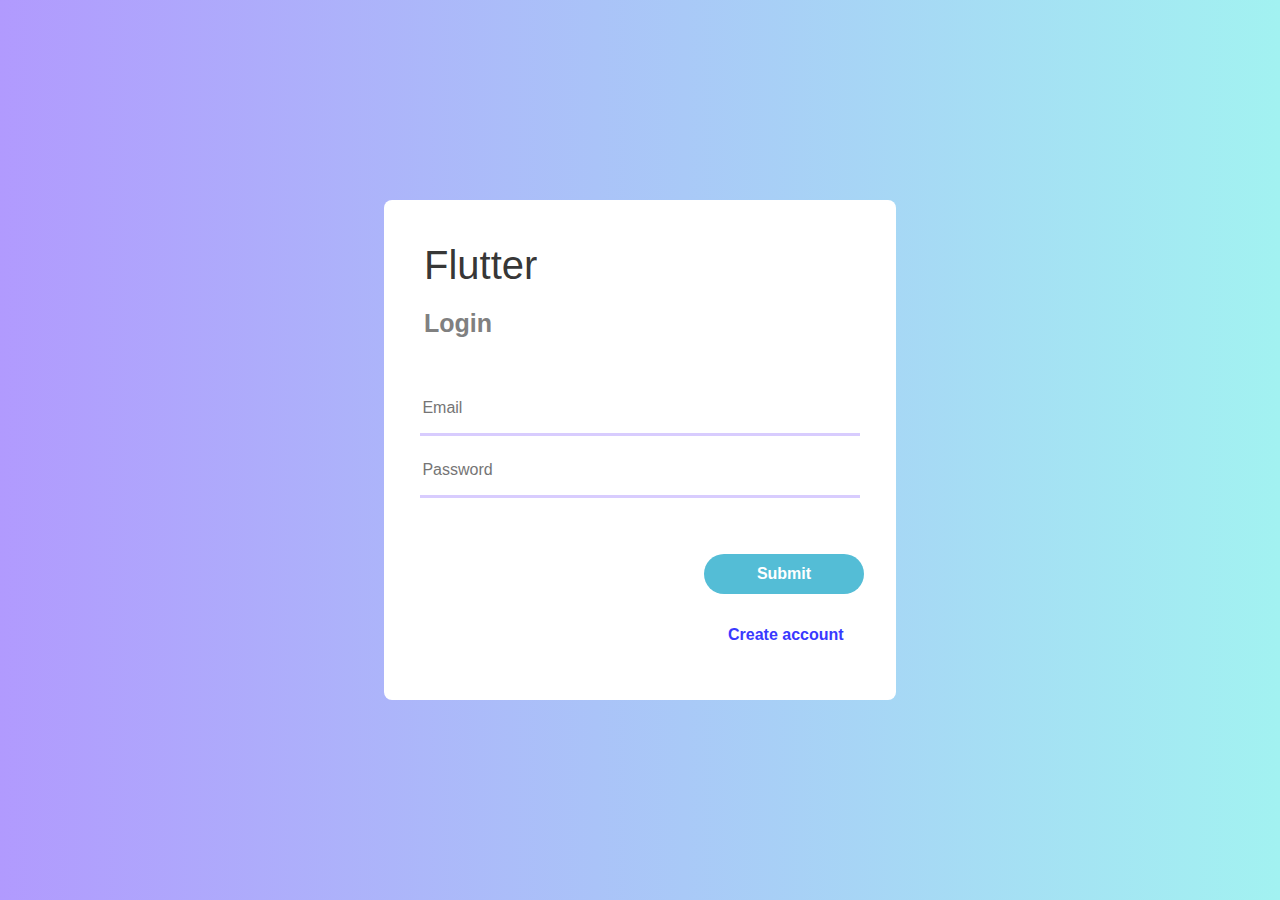
<file: Homework1_71868/pages/index.html>
<!DOCTYPE html>
<html>
<head>
    <meta charset='utf-8'>
    <meta http-equiv='X-UA-Compatible' content='IE=edge'>
    <title>Login</title>
    <meta name='viewport' content='width=device-width, initial-scale=1'>
    <link rel='stylesheet' type='text/css' media='screen' href="style.css">
</head>

<body>
<div id="root">
    <main class="login-window">
        <header class="logo">
            <h1 id="logo-text">Flutter</h1>
            <h2 id="login-text">Login</h2>
        </header>

        <form action="index.html" class="login-form">
            <input type="email" placeholder="Email">
            <input type="password" placeholder="Password">
            <button id="submit-btn">Submit</button>
            <a href="register.html" id="register-link" style="text-decoration: none;">Create account</a>
        </form>


    </main>
</div>


</body>
</html>
</file>
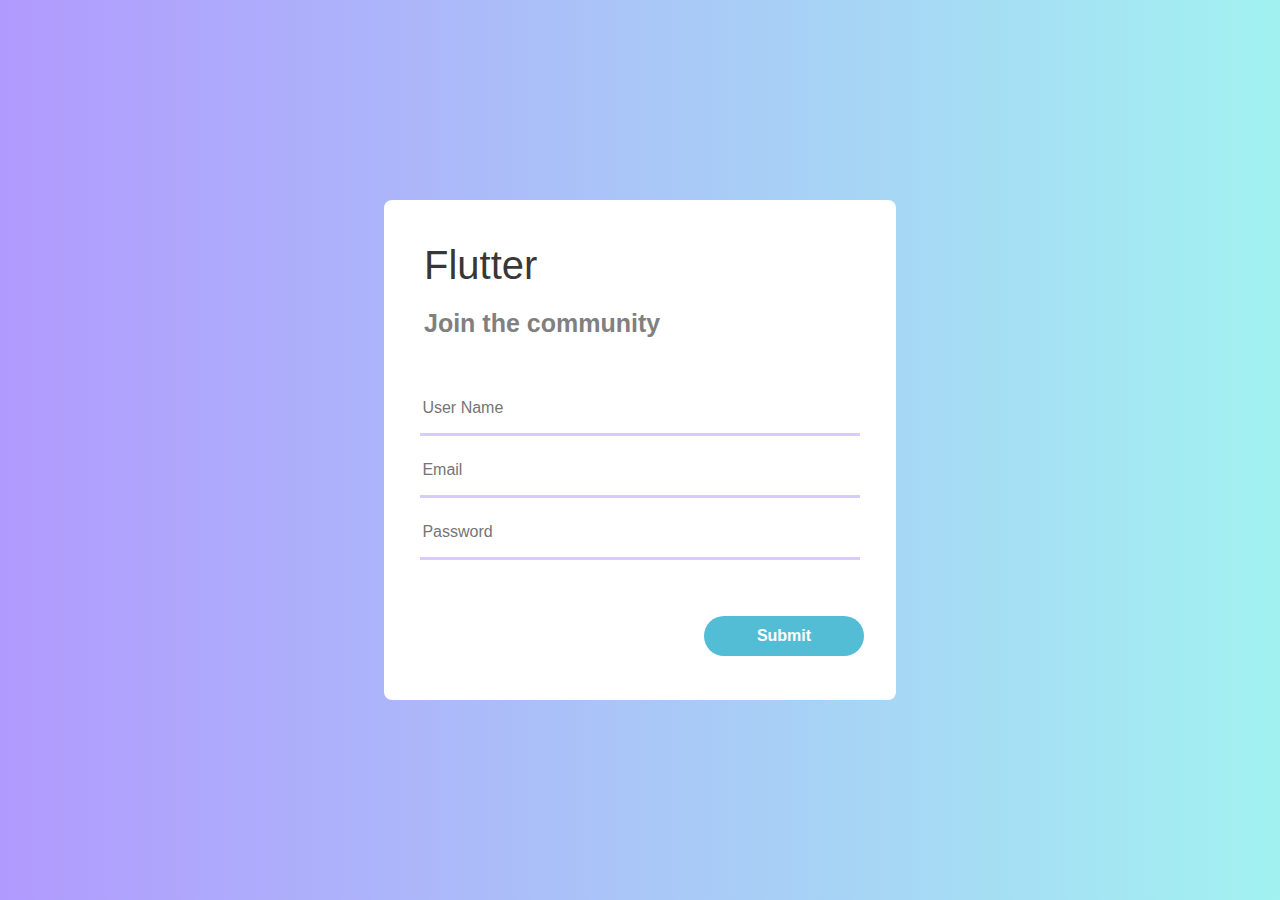
<file: Homework1_71868/pages/register.html>
<!DOCTYPE html>
<html>
<head>
    <meta charset='utf-8'>
    <meta http-equiv='X-UA-Compatible' content='IE=edge'>
    <title>Register</title>
    <meta name='viewport' content='width=device-width, initial-scale=1'>
    <link rel='stylesheet' type='text/css' media='screen' href="style.css">
</head>

<body>
<div id="root">
    <main class="login-window">
        <header class="logo">
            <h1 id="logo-text">Flutter</h1>
            <h2 id="login-text">Join the community</h2>
        </header>

        <form action="index.html" class="login-form">
            <input type="text" placeholder="User Name">
            <input type="email" placeholder="Email">
            <input type="password" placeholder="Password">
            <button id="submit-btn">Submit</button>
        </form>

    </main>
</div>

</body>
</html>
</file>
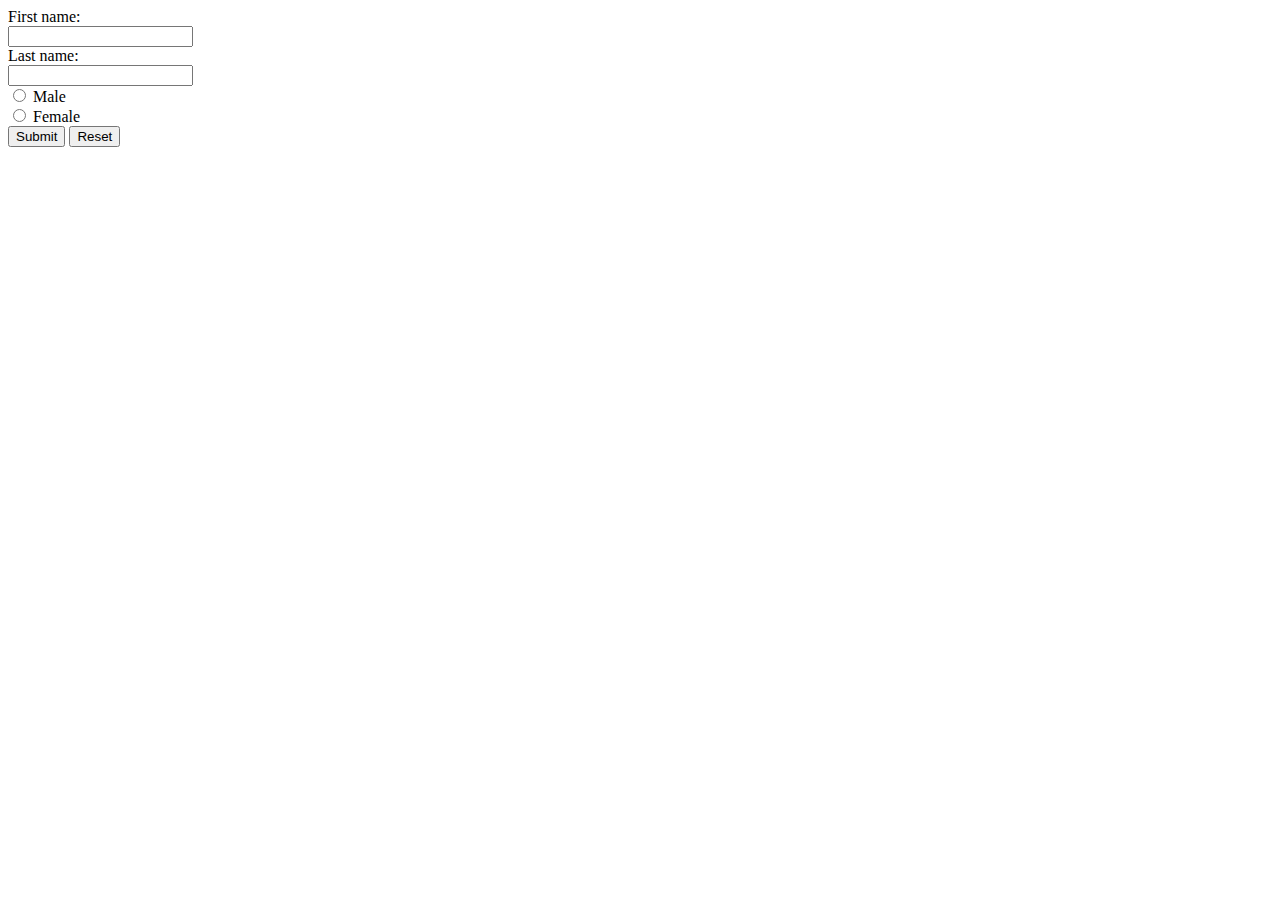
<file: Week1/Tasks/Task 4.html>
<!DOCTYPE html>
<html lang="en">
<head>
    <meta charset="UTF-8">
    <title>Task 4</title>
</head>
<body>

<form action="/action_page.php">
    <label for="fname">First name:</label><br>
    <input type="text" id="fname" name="fname"><br>
    <label for="lname">Last name:</label><br>
    <input type="text" id="lname" name="lname"><br>

    <input type="radio" id="#male" value="male" name="gender">
    <label for="#male">Male</label><br>
    <input type="radio" id="#female" value="female" name="gender">
    <label for="#female">Female</label><br>

    <input type="submit" value="Submit">
    <input type="reset" value="Reset">
</form>

</body>
</html>
</file>
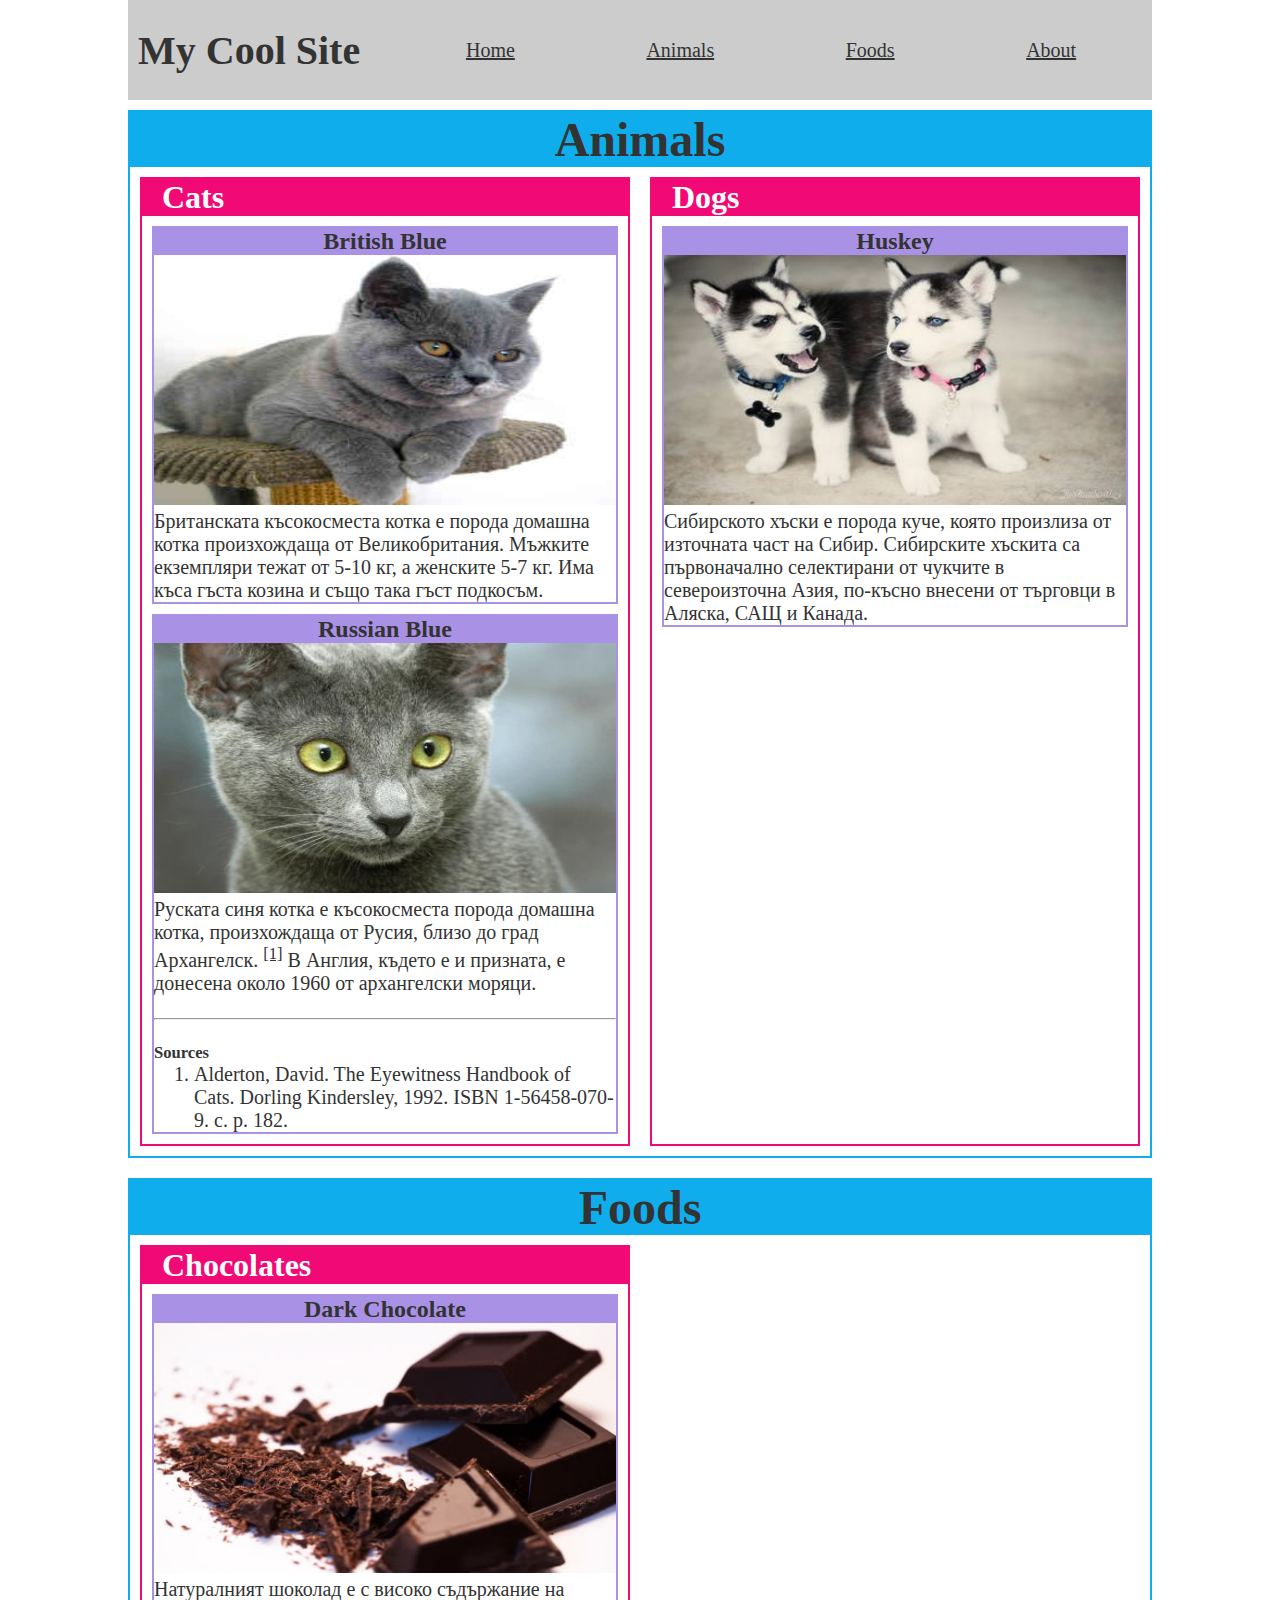
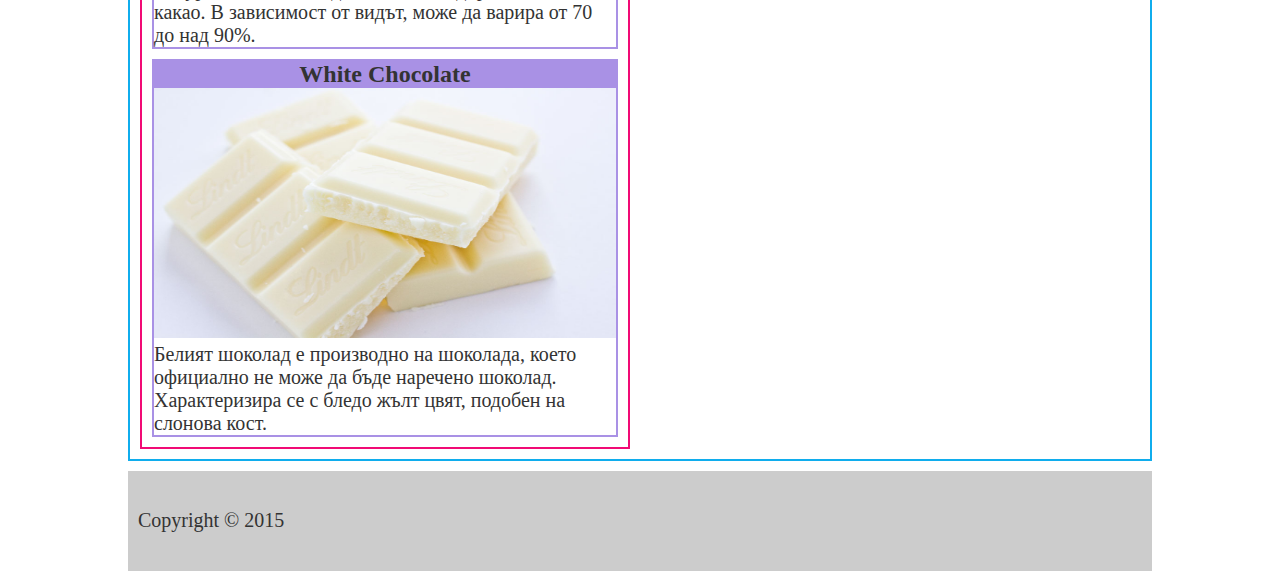
<file: Week1/Tasks/Task 6.html>
<!DOCTYPE html>
<html lang="en">
<head>
    <meta charset="utf-8">
    <title>Task 6</title>
    <link rel="stylesheet" href="../Stylesheets/style.css">
</head>
<body>
<div>
    <!--Header-->
    <div>
        <h1>My Cool Site</h1>

        <div>
            <ul>
                <li><a href="#" title="Home">Home</a></li>
                <li><a href="#animals" title="Animals">Animals</a></li>
                <li><a href="#foods" title="Foods">Foods</a></li>
                <li><a href="#about" title="About">About</a></li>
            </ul>
        </div>
    </div>
    <!--END Header-->

    <div>
        <!--Animals-->
        <div>
            <h2 id="animals">Animals</h2>

            <div>
                <!--Cats-->
                <div>
                    <h3>Cats</h3>

                    <!--British Cat-->
                    <div>
                        <h4>British Blue</h4>
                        <img src="../images/BritishBlue.jpg" alt="British Blue">

                        <p>
                            Британската късокосместа котка е порода домашна котка произхождаща от Великобритания.
                            Мъжките екземпляри тежат от 5-10 кг, а женските 5-7 кг. Има къса гъста козина и също
                            така гъст подкосъм.
                        </p>
                    </div>
                    <!--END British Cat-->

                    <!--Russian Cat-->
                    <div>
                        <h4>Russian Blue</h4>
                        <img src="../images/RussianBlue.jpg" alt="Russian Blue">

                        <p>
                            Руската синя котка е късокосместа порода домашна котка, произхождаща от Русия, близо до
                            град Архангелск.
                            <sup><a href="#russian">[1]</a></sup>
                            В Англия, където е и призната, е донесена около 1960 от архангелски
                            моряци.
                        </p>

                        <br>
                        <hr>
                        <br>

                        <div>
                            <h5>Sources</h5>
                            <ol>
                                <li id="#russian">Alderton, David. The Eyewitness Handbook of Cats. Dorling
                                    Kindersley, 1992. ISBN 1-56458-070-9. с. p. 182.
                                </li>
                            </ol>
                        </div>
                    </div>
                    <!--END British Cat-->
                </div>
                <!--END Cats-->

                <!--Dog-->
                <div>
                    <h3>Dogs</h3>

                    <!--Husky-->
                    <div>
                        <h4>Huskey</h4>
                        <img src="../images/Husky.jpg" alt="Husky">

                        <p>
                            Сибирското хъски е порода куче, която произлиза от източната част на Сибир.
                            Сибирските хъскита са първоначално селектирани от чукчите в североизточна Азия,
                            по-късно внесени от търговци в Аляска, САЩ и Канада.
                        </p>
                    </div>
                    <!--END Husky-->
                </div>
                <!--END Dog-->
            </div>
        </div>
        <!--END Animals-->

        <!--Foods-->
        <div>
            <h2 id="foods">Foods</h2>

            <div>
                <!--Chocolates-->
                <div>
                    <h3>Chocolates</h3>

                    <!--Dark Chocolate-->
                    <div>
                        <h4>Dark Chocolate</h4>
                        <img src="../images/DarkChocolate.jpg" alt="Dark Chocolate"/>

                        <p>
                            Натуралният шоколад е с високо съдържание на какао. В зависимост от видът, може да
                            варира от 70 до над 90%.
                        </p>
                    </div>
                    <!--END Dark Chocolate-->

                    <!--White Chocolate-->
                    <div>
                        <h4>White Chocolate</h4>
                        <img src="../images/WhiteChocolate.jpg" alt="White Chocolate"/>

                        <p>
                            Белият шоколад е производно на шоколада, което официално не може да бъде наречено
                            шоколад. Характеризира се с бледо жълт цвят, подобен на слонова кост.
                        </p>
                    </div>
                    <!--END White Chocolate-->
                </div>
                <!--END Chocolates-->
            </div>
        </div>
        <!--END Foods-->
    </div>

    <!--Footer-->
    <div>
        <p id="about">Copyright &copy; 2015</p>
    </div>
    <!--END Footer-->
</div>

</body>
</html>
</file>
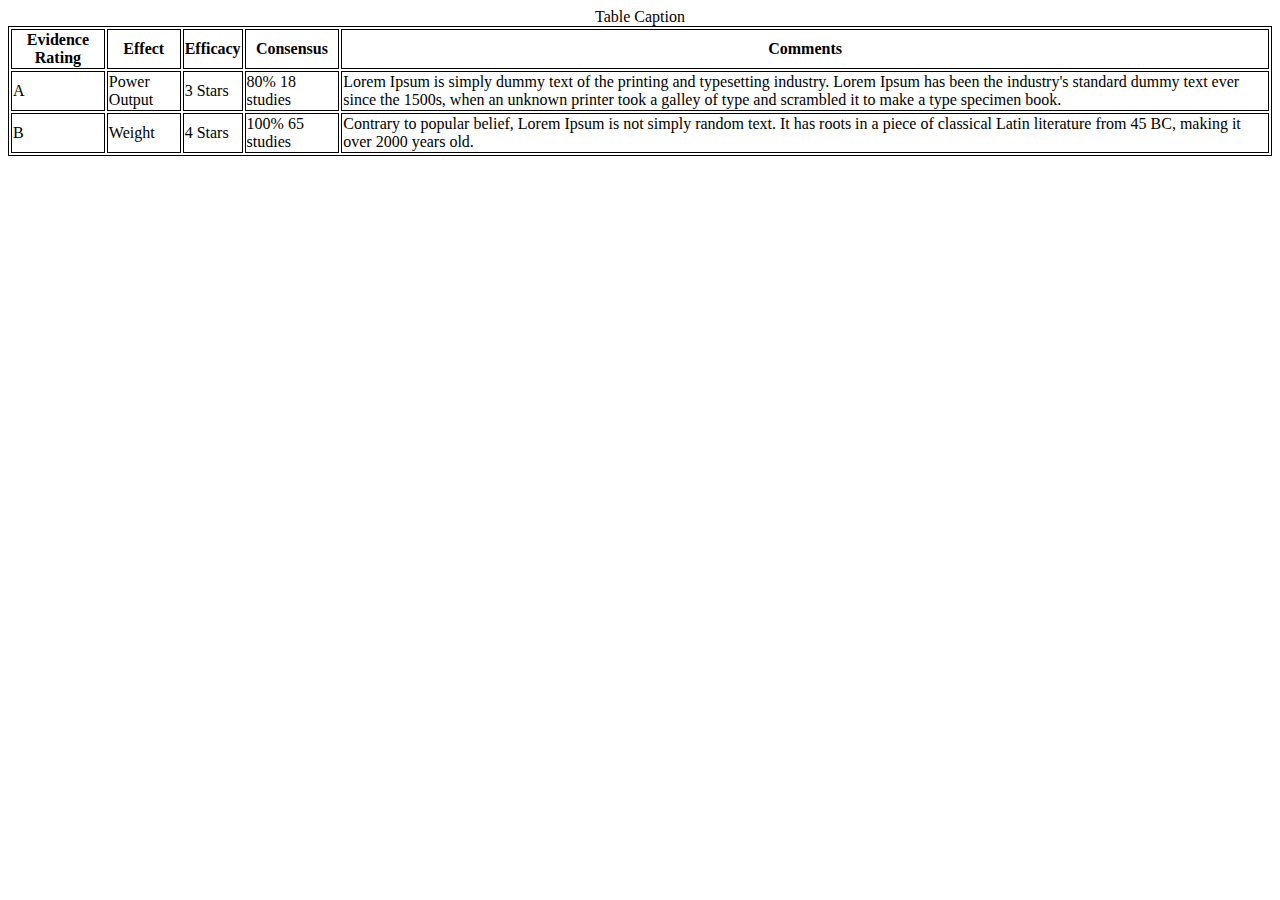
<file: Week1/Tasks/Task2.html>
<!DOCTYPE html>
<html lang="en">
<head>
    <meta charset="UTF-8">
    <title>Task 2</title>
</head>
<style>
    table, th, td {
        border: 1px solid black;
    }
</style>
<body>

<table>
    <caption>Table Caption</caption>
    <tr>
        <th>Evidence Rating</th>
        <th>Effect</th>
        <th>Efficacy</th>
        <th>Consensus</th>
        <th>Comments</th>
    </tr>
    <tr>
        <td>A</td>
        <td>Power Output</td>
        <td>3 Stars</td>
        <td>80% 18 studies</td>
        <td>Lorem Ipsum is simply dummy text of the printing and typesetting industry. Lorem Ipsum has been the industry's standard dummy text ever since the 1500s, when an unknown printer took a galley of type and scrambled it to make a type specimen book.</td>
    </tr>
    <tr>
        <td>B</td>
        <td>Weight</td>
        <td>4 Stars</td>
        <td>100% 65 studies</td>
        <td>Contrary to popular belief, Lorem Ipsum is not simply random text. It has roots in a piece of classical Latin literature from 45 BC, making it over 2000 years old. </td>
    </tr>
</table>

</body>
</html>
</file>
<file: Homework1_71868/pages/style.css>
body {
    background: linear-gradient(-100deg, #A2F2F1 0%, #B19AFE 100%);
}

* {
    font-size: 16px;
    font-family: Helvetica, sans-serif;
}

.login-window {
    box-sizing: border-box;
    max-width: 32rem;
    width: 90%;
    height: 500px;
    position: absolute;
    top: 50%;
    left: 50%;
    margin-right: -50%;
    transform: translate(-50%, -50%);
    border-radius: 8px;
    background-color:white;
}

.logo {
    margin-left: 2.5rem;
    margin-top: 1rem;
    padding-bottom: 2.5rem;
    display: inline-block;
    color: rgb(0, 0, 0,0.8);
}

#logo-text {
    font-size: 40px;
    font-weight: normal;
    margin-bottom: 0;
}

#login-text {
    font-weight: bold;
    font-size: 25px;
    color: grey;
}

.login-form {
    box-sizing: border-box;
    display: flex;
    width: 100%;
    flex-direction: column;
}

input {
    border: none;
    outline: none;
    width: 85%;
    border-bottom: 3px solid rgb(177, 154, 254,0.5);
    align-self: center;
    padding-bottom: 1rem;
    margin-bottom: 1.5rem;

}

input:focus {
    transition: ease 0.5s;
    border-bottom: 3px solid #B19AFE;
}

button {
    max-width: 10rem;
    height: 40px;
    align-self: flex-end;
    font-weight: 700;
}

#submit-btn {
    width: 10rem;
    margin: 2rem 2rem 2rem 0;
    background-color: #54bdd6;
    outline: none;
    border: none;
    color: white;
    text-align: center;
    border-radius: 2rem;
}

#register-link {
    max-width: 10rem;
    align-self: flex-end;
    margin-right: 0.5rem;
    font-weight: 550;
    width: 10rem;
    color: rgb(57, 57, 255);
}

.post {
    box-sizing: border-box;
    float: right;
    width: 400px;
    height: 500px;
    background-color: red;
}

@media only screen and (max-width: 890px) {
    .login-window {
        width: 90%;
        height: 550px;
    }

    input {
        width: 80%;
    }

    #submit-btn {
        margin-right: 2.7rem;
        height: 45px;
        margin-top: 4rem;
    }

    #register-link {
        margin-right: 1.2rem;
    }
}
</file>
<file: Week1/Stylesheets/style.css>
* {
    margin: 0;
    padding: 0;
    box-sizing: border-box;
    list-style: none;
    color: #333;
}

ol {
    margin-left: 40px;
}

ol,
ol > li{
    list-style: decimal;
}

ul > li {
    padding: 20px;
}

h2 {
    background-color: #10ADED;
    text-align: center;
    font-size: 3rem;
}

h3 {
    background-color: #F10A75;
    font-size: 2rem;
    padding-left: 20px;
    color: #fff;
    width: 100%;
}

h4 {
    font-size: 1.5rem;
    background-color: #A991E5;
    text-align: center;
}

img {
    width: 100%;
    height: 250px;
}

html,
body,
body > div {
    min-height: 100%;
}

body {
    width: 80%;
    margin: 0 auto;
    font-size: 20px;
}

/*page container*/
body > div {
    display: flex;
    flex-direction: column;
}

/*header container*/
/*footer container*/
body > div > div:first-child,
body > div > div:last-child,
header,
footer {
    background: #ccc;
    padding: 10px;
    display: flex;
    align-items: center;
    flex-basis: 100px;
}

/*Navigation*/
body > div > div:first-child > div,
nav {
    flex: 1;
}

body > div > div:first-child  ul,
nav > ul {
    margin-left: 40px;
    display: flex;
    justify-content: space-around;
}

/*Content container*/
body > div > div:nth-child(2) {
    display: flex;
    flex: 1;
    justify-content: space-between;
    flex-direction: column;
}


/*animals and foods container*/
body > div > div:nth-child(2) > div,
body > div > div:nth-child(2) > section {
    border: 2px solid #10ADED;
    margin: 10px 0;
}

/*sub categories containers*/
body > div > div:nth-child(2) > div > div,
body > div > div:nth-child(2) > section > div {
    margin: 10px;
    display: flex;
    justify-content: space-between;
}

/*sub categories*/
body > div > div:nth-child(2) > div > div > div,
body > div > div:nth-child(2) > section > div > section {
    border: 2px solid #F10A75;
    flex-basis: 49%;
}

/*articles*/
body > div > div:nth-child(2) > div > div > div > div,
body > div > div:nth-child(2) > section article {
    border: 2px solid #A991E5;
    margin: 10px;
}
</file>
